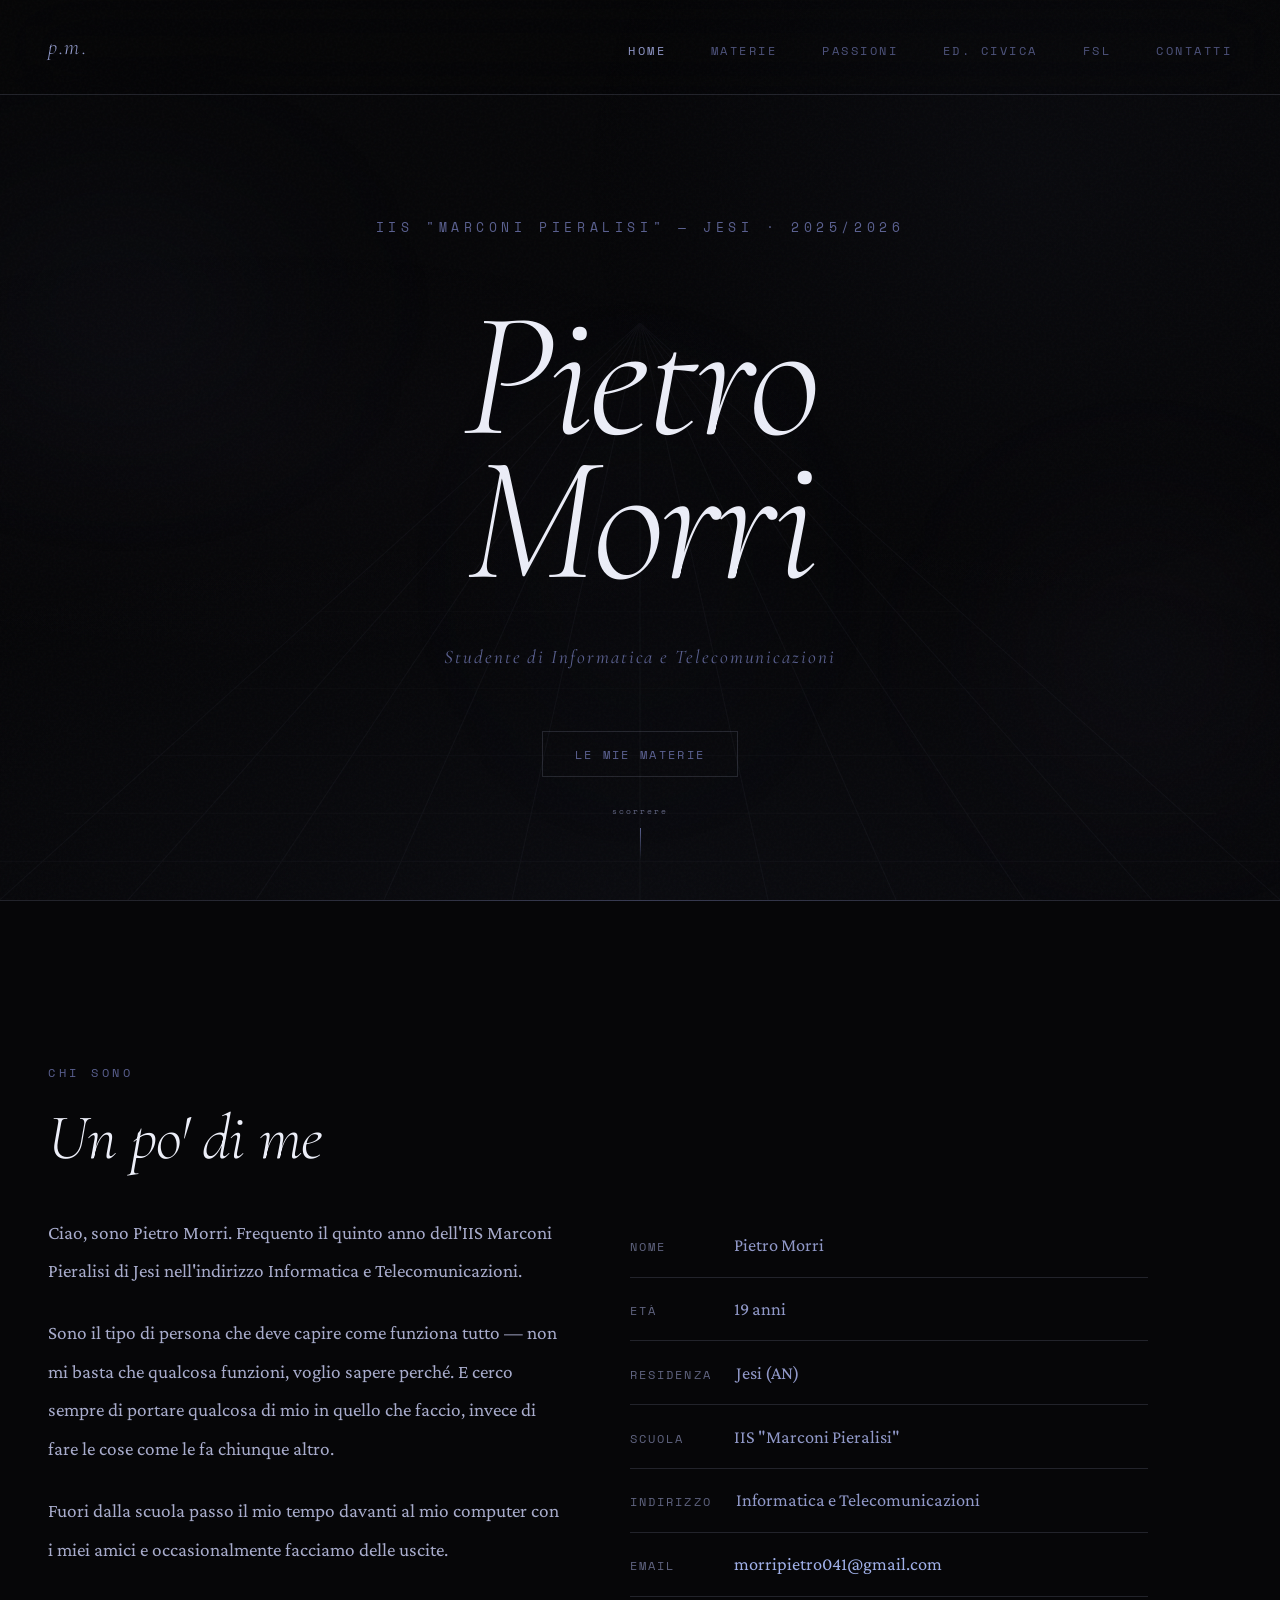
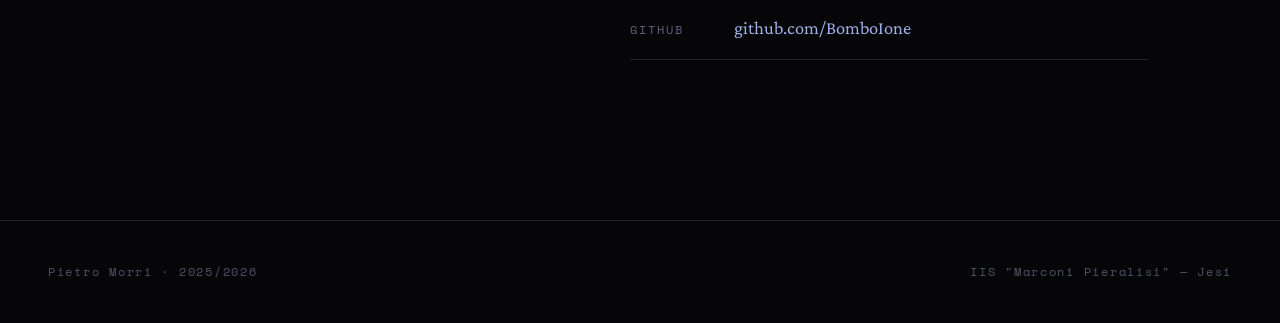
<file: index.html>
<!DOCTYPE html>
<html lang="it">
<head>
  <meta charset="UTF-8">
  <meta name="viewport" content="width=device-width, initial-scale=1.0">
  <title>Pietro Morri</title>
  <link rel="stylesheet" href="style.css">
  <style>

    /* ── HERO ── */
    .hero {
      min-height: calc(100vh - 76px);
      display: flex;
      flex-direction: column;
      justify-content: center;
      align-items: center;
      padding: 6rem 3rem 5rem;
      position: relative;
      overflow: hidden;
      text-align: center;
    }

    .hero-orb {
      position: absolute;
      border-radius: 50%;
      filter: blur(90px);
      pointer-events: none;
      animation: drift 12s ease-in-out infinite;
    }
    .hero-orb-1 {
      width: 500px; height: 300px;
      background: radial-gradient(ellipse, rgba(128,144,208,.07) 0%, transparent 70%);
      top: 10%; left: -10%;
      animation-delay: 0s; animation-duration: 14s;
    }
    .hero-orb-2 {
      width: 400px; height: 400px;
      background: radial-gradient(ellipse, rgba(192,168,240,.05) 0%, transparent 70%);
      bottom: 5%; right: -5%;
      animation-delay: -6s; animation-duration: 18s;
    }
    .hero-orb-3 {
      width: 300px; height: 500px;
      background: radial-gradient(ellipse, rgba(128,144,208,.04) 0%, transparent 70%);
      top: 30%; left: 50%; transform: translateX(-50%);
      animation-delay: -3s; animation-duration: 22s;
    }

    .hero-lines {
      position: absolute; inset: 0;
      pointer-events: none; overflow: hidden;
    }
    .hero-lines svg {
      position: absolute; bottom: 0; left: 50%;
      transform: translateX(-50%);
      width: 100%; height: 70%;
      opacity: .04;
    }

    .hero-eyebrow {
      font-family: var(--font-mono);
      font-size: .82rem;
      color: var(--mist-far);
      letter-spacing: .35em;
      text-transform: uppercase;
      margin-bottom: 3.5rem;
      opacity: 0;
      animation: mistIn 1.2s .1s forwards;
    }

    .hero-title {
      font-family: var(--font-display);
      font-size: clamp(5rem, 14vw, 13rem);
      font-weight: 300;
      font-style: italic;
      line-height: .9;
      color: var(--white);
      margin-bottom: 2.5rem;
      opacity: 0;
      animation: mistIn 1.6s .4s forwards;
      letter-spacing: -.02em;
    }
    .hero-title .ghost {
      display: block;
      margin-top: -.1em;
    }

    .hero-sub {
      font-family: var(--font-display);
      font-size: 1.2rem;
      font-style: italic;
      color: var(--mist-far);
      letter-spacing: .1em;
      margin-bottom: 3.5rem;
      opacity: 0;
      animation: mistIn 1.2s .8s forwards;
    }

    .hero-cta {
      display: flex; gap: 1.2rem; flex-wrap: wrap;
      justify-content: center;
      opacity: 0;
      animation: mistIn 1s 1.2s forwards;
    }

    .hero-scroll {
      position: absolute; bottom: 2.5rem; left: 50%;
      transform: translateX(-50%);
      font-family: var(--font-mono); font-size: .5rem;
      color: var(--text-dim); letter-spacing: .25em;
      opacity: 0; animation: mistIn 1s 1.8s forwards;
      text-align: center;
      display: flex; flex-direction: column; align-items: center; gap: .6rem;
    }
    .hero-scroll::after {
      content: '';
      display: block; width: 1px; height: 32px;
      background: linear-gradient(to bottom, var(--mist-far), transparent);
      animation: drift 2.5s ease-in-out infinite;
    }

    /* ── CHI SONO ── */
    .chi-sono {
      padding: 10rem 3rem;
      border-top: 1px solid var(--border);
      position: relative;
    }
    .chi-sono::before {
      content: '';
      position: absolute; top: -1px; left: 10%; right: 10%; height: 1px;
      background: linear-gradient(90deg, transparent, var(--mist-far), transparent);
      opacity: .4;
    }

    .chi-grid {
      display: grid;
      grid-template-columns: 1fr 1fr;
      gap: 4rem;
      align-items: start;
      max-width: 1100px;
    }

    .chi-text p {
      color: var(--text);
      margin-bottom: 1.5rem;
      font-size: 1.2rem;
      line-height: 2;
    }
    .chi-info { display: flex; flex-direction: column; }

    .section-deco {
      font-family: var(--font-display);
      font-size: 18rem;
      -webkit-text-stroke: 1px rgba(180,185,220,.04);
      line-height: 1; pointer-events: none; user-select: none;
      margin-bottom: -5rem; display: block;
    }

    /* ── PASSIONI TEASER ── */
    .passioni-teaser {
      padding: 10rem 3rem;
      border-top: 1px solid var(--border);
      position: relative;
    }
    .passioni-teaser::before {
      content: '';
      position: absolute; top: -1px; left: 10%; right: 10%; height: 1px;
      background: linear-gradient(90deg, transparent, var(--mist-far), transparent);
      opacity: .4;
    }

    .passioni-pips {
      display: flex; gap: 1rem; flex-wrap: wrap;
      margin: 2.5rem 0 3rem;
    }
    .passione-pip {
      display: flex; align-items: center; gap: .7rem;
      border: 1px solid var(--border);
      padding: .7rem 1.4rem;
      font-family: var(--font-mono); font-size: .82rem;
      color: var(--mist-far); letter-spacing: .12em;
      transition: border-color .6s, color .6s;
    }
    .passione-pip:hover { border-color: var(--mist-far); color: var(--mist-dim); }
    .passione-pip span { font-size: 1.2rem; }

    @media (max-width: 900px) {
      .chi-grid { grid-template-columns: 1fr 1fr; }
    }
    @media (max-width: 768px) {
      .hero { padding: 5rem 1.5rem 4rem; }
      .chi-sono, .passioni-teaser { padding: 6rem 1.5rem; }
      .chi-grid { grid-template-columns: 1fr; gap: 2.5rem; }
      .section-deco { font-size: 8rem; margin-bottom: -2rem; }
      .passioni-pips { gap: .7rem; }
    }
  </style>
</head>
<body>
  <nav>
    <a class="nav-logo" href="index.html">p.m.</a>
    <button class="nav-hamburger" id="hamburger" aria-label="Menu"><span></span><span></span><span></span></button>
    <ul class="nav-links" id="nav-links">
      <li><a href="index.html" class="active">home</a></li>
      <li><a href="materie.html">materie</a></li>
      <li><a href="passioni.html">passioni</a></li>
      <li><a href="edcivica.html">ed. civica</a></li>
      <li><a href="pcto.html">fsl</a></li>
      <li><a href="contatti.html">contatti</a></li>
    </ul>
  </nav>

  <div class="page-content">

    <section class="hero">
      <div class="hero-orb hero-orb-1"></div>
      <div class="hero-orb hero-orb-2"></div>
      <div class="hero-orb hero-orb-3"></div>
      <div class="hero-lines">
        <svg viewBox="0 0 1200 600" preserveAspectRatio="none" fill="none" xmlns="http://www.w3.org/2000/svg">
          <line x1="600" y1="0" x2="0"    y2="600" stroke="#b4b9dc" stroke-width="1"/>
          <line x1="600" y1="0" x2="120"  y2="600" stroke="#b4b9dc" stroke-width="1"/>
          <line x1="600" y1="0" x2="240"  y2="600" stroke="#b4b9dc" stroke-width="1"/>
          <line x1="600" y1="0" x2="360"  y2="600" stroke="#b4b9dc" stroke-width="1"/>
          <line x1="600" y1="0" x2="480"  y2="600" stroke="#b4b9dc" stroke-width="1"/>
          <line x1="600" y1="0" x2="600"  y2="600" stroke="#b4b9dc" stroke-width="1"/>
          <line x1="600" y1="0" x2="720"  y2="600" stroke="#b4b9dc" stroke-width="1"/>
          <line x1="600" y1="0" x2="840"  y2="600" stroke="#b4b9dc" stroke-width="1"/>
          <line x1="600" y1="0" x2="960"  y2="600" stroke="#b4b9dc" stroke-width="1"/>
          <line x1="600" y1="0" x2="1080" y2="600" stroke="#b4b9dc" stroke-width="1"/>
          <line x1="600" y1="0" x2="1200" y2="600" stroke="#b4b9dc" stroke-width="1"/>
          <line x1="0"   y1="560" x2="1200" y2="560" stroke="#b4b9dc" stroke-width=".8"/>
          <line x1="60"  y1="510" x2="1140" y2="510" stroke="#b4b9dc" stroke-width=".7"/>
          <line x1="140" y1="450" x2="1060" y2="450" stroke="#b4b9dc" stroke-width=".6"/>
          <line x1="220" y1="380" x2="980"  y2="380" stroke="#b4b9dc" stroke-width=".5"/>
          <line x1="300" y1="300" x2="900"  y2="300" stroke="#b4b9dc" stroke-width=".45"/>
          <line x1="370" y1="210" x2="830"  y2="210" stroke="#b4b9dc" stroke-width=".35"/>
          <line x1="430" y1="130" x2="770"  y2="130" stroke="#b4b9dc" stroke-width=".25"/>
          <line x1="480" y1="60"  x2="720"  y2="60"  stroke="#b4b9dc" stroke-width=".15"/>
          <line x1="520" y1="20"  x2="680"  y2="20"  stroke="#b4b9dc" stroke-width=".1"/>
        </svg>
      </div>

      <p class="hero-eyebrow">IIS "Marconi Pieralisi" &mdash; Jesi &middot; 2025/2026</p>
      <h1 class="hero-title">
        Pietro
        <span class="ghost">Morri</span>
      </h1>
      <p class="hero-sub">Studente di Informatica e Telecomunicazioni</p>
      <div class="hero-cta">
        <a href="materie.html" class="btn btn-outline">Le mie materie</a>
      </div>
      <div class="hero-scroll">scorrere</div>
    </section>

    <section class="chi-sono" id="chi-sono">
      <div class="section-label">Chi sono</div>
      <h2 class="section-title">Un po' di me</h2>
      <div class="chi-grid">
        <div class="chi-text">
          <p>Ciao, sono Pietro Morri. Frequento il quinto anno dell'IIS Marconi Pieralisi di Jesi nell'indirizzo Informatica e Telecomunicazioni.</p>
          <p>Sono il tipo di persona che deve capire come funziona tutto — non mi basta che qualcosa funzioni, voglio sapere perché. E cerco sempre di portare qualcosa di mio in quello che faccio, invece di fare le cose come le fa chiunque altro.</p>
          <p>Fuori dalla scuola passo il mio tempo davanti al mio computer con i miei amici e occasionalmente facciamo delle uscite.</p>
        </div>
        <div class="chi-info">
          <div class="info-row"><span class="info-key">Nome</span><span class="info-val">Pietro Morri</span></div>
          <div class="info-row"><span class="info-key">Età</span><span class="info-val">19 anni</span></div>
          <div class="info-row"><span class="info-key">Residenza</span><span class="info-val">Jesi (AN)</span></div>
          <div class="info-row"><span class="info-key">Scuola</span><span class="info-val">IIS "Marconi Pieralisi"</span></div>
          <div class="info-row"><span class="info-key">Indirizzo</span><span class="info-val">Informatica e Telecomunicazioni</span></div>
          <div class="info-row"><span class="info-key">Email</span><span class="info-val"><a href="mailto:morripietro041@gmail.com">morripietro041@gmail.com</a></span></div>
          <div class="info-row"><span class="info-key">GitHub</span><span class="info-val"><a href="https://github.com/BomboIone" target="_blank">github.com/BomboIone</a></span></div>
        </div>
      </div>
    </section>

    <footer>
      <span>Pietro Morri · 2025/2026</span>
      <span>IIS "Marconi Pieralisi" — Jesi</span>
    </footer>
  </div>

  <script>
    const btn = document.getElementById("hamburger");
    const menu = document.getElementById("nav-links");
    btn.addEventListener("click", () => { btn.classList.toggle("open"); menu.classList.toggle("open"); });
    menu.querySelectorAll("a").forEach(a => a.addEventListener("click", () => { btn.classList.remove("open"); menu.classList.remove("open"); }));
  </script>
</body>
</html>
</file>
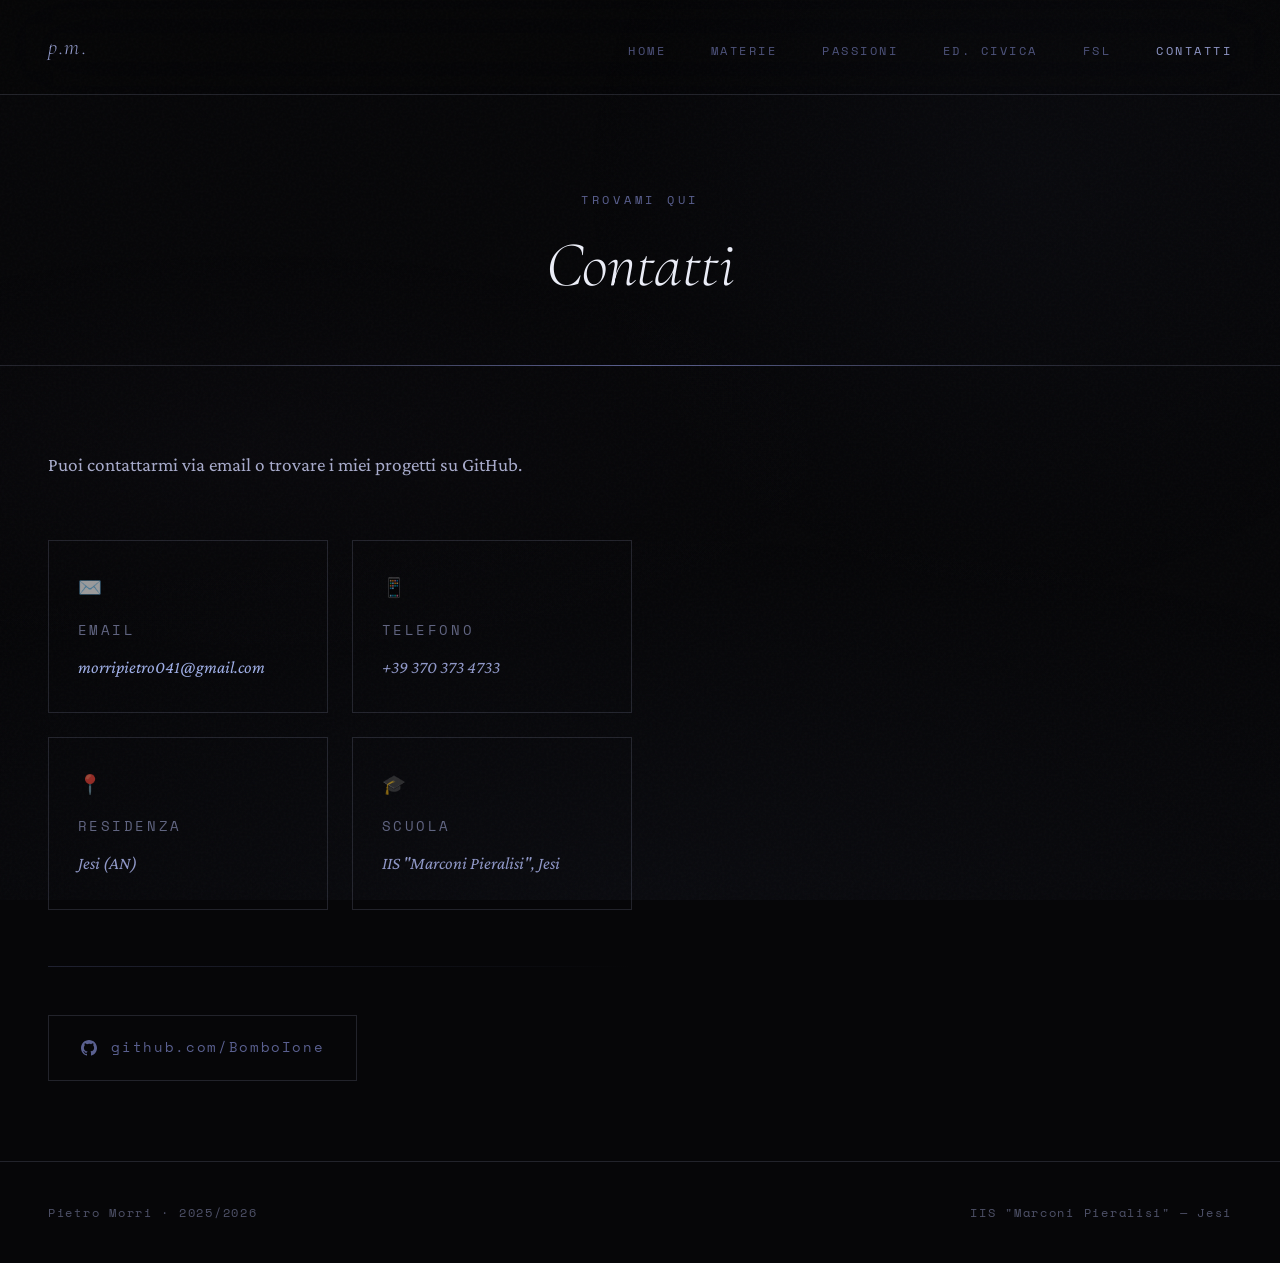
<file: contatti.html>
<!DOCTYPE html>
<html lang="it">
<head>
  <meta charset="UTF-8">
  <meta name="viewport" content="width=device-width, initial-scale=1.0">
  <title>Pietro Morri — Contatti</title>
  <link rel="stylesheet" href="style.css">
  <style>
    .page-header {
      padding: 7rem 3rem 4rem;
      border-bottom: 1px solid var(--border);
      position: relative; text-align: center;
    }
    .page-header::after {
      content: '';
      position: absolute; bottom: -1px; left: 15%; right: 15%; height: 1px;
      background: linear-gradient(90deg, transparent, var(--mist-far), transparent);
    }

    .page-inner { padding: 5rem 3rem; max-width: 680px; }
    .page-inner > p { color: var(--text); font-size: 1.2rem; margin-bottom: 3.5rem; line-height: 2; }

    .contatti-grid { display: grid; grid-template-columns: 1fr 1fr; gap: 1.5rem; margin-bottom: 3.5rem; }
    .contatto-card {
      border: 1px solid var(--border);
      padding: 1.8rem;
      display: flex; flex-direction: column; gap: .5rem;
      transition: border-color .6s, background .6s;
      position: relative; overflow: hidden;
    }
    .contatto-card::before {
      content: '';
      position: absolute; inset: 0;
      background: radial-gradient(ellipse 100% 100% at 50% 0%, rgba(128,144,208,.04) 0%, transparent 70%);
      opacity: 0; transition: opacity .6s;
    }
    .contatto-card:hover { border-color: var(--mist-far); }
    .contatto-card:hover::before { opacity: 1; }
    .contatto-icon { font-size: 1.2rem; margin-bottom: .2rem; opacity: .6; }
    .contatto-key { font-family: var(--font-mono); font-size: .88rem; color: var(--text-dim); letter-spacing: .18em; text-transform: uppercase; }
    .contatto-val { color: var(--mist-dim); font-size: 1.1rem; font-style: italic; }
    .contatto-val a { color: var(--glow); text-decoration: none; transition: color .4s; }
    .contatto-val a:hover { color: var(--mist); }

    .divider {
      width: 100%; height: 1px;
      background: linear-gradient(90deg, var(--mist-far), transparent);
      margin-bottom: 3rem; opacity: .3;
    }

    .github-cta {
      display: inline-flex; align-items: center; gap: .9rem;
      border: 1px solid var(--border);
      padding: 1.2rem 2rem; color: var(--mist-far);
      text-decoration: none; font-family: var(--font-mono); font-size: .86rem;
      letter-spacing: .12em; transition: border-color .6s, color .6s;
    }
    .github-cta:hover { border-color: var(--mist-far); color: var(--mist-dim); }
    .github-cta svg { width: 16px; height: 16px; fill: currentColor; flex-shrink: 0; }

    @media (max-width: 768px) {
      .page-header, .page-inner { padding-left: 1.5rem; padding-right: 1.5rem; }
      .contatti-grid { grid-template-columns: 1fr; }
    }
  </style>
</head>
<body>
  <nav>
    <a class="nav-logo" href="index.html">p.m.</a>
    <button class="nav-hamburger" id="hamburger" aria-label="Menu"><span></span><span></span><span></span></button>
    <ul class="nav-links" id="nav-links">
      <li><a href="index.html">home</a></li>
      <li><a href="materie.html">materie</a></li>
      <li><a href="passioni.html">passioni</a></li>
      <li><a href="edcivica.html">ed. civica</a></li>
      <li><a href="pcto.html">fsl</a></li>
      <li><a href="contatti.html" class="active">contatti</a></li>
    </ul>
  </nav>

  <div class="page-content">
    <div class="page-header">
      <div class="section-label">Trovami qui</div>
      <h1 class="section-title" style="margin-bottom:0">Contatti</h1>
    </div>

    <div class="page-inner">
      <p>Puoi contattarmi via email o trovare i miei progetti su GitHub.</p>

      <div class="contatti-grid">
        <div class="contatto-card">
          <div class="contatto-icon">✉️</div>
          <span class="contatto-key">Email</span>
          <span class="contatto-val"><a href="mailto:morripietro041@gmail.com">morripietro041@gmail.com</a></span>
        </div>
        <div class="contatto-card">
          <div class="contatto-icon">📱</div>
          <span class="contatto-key">Telefono</span>
          <span class="contatto-val">+39 370 373 4733</span>
        </div>
        <div class="contatto-card">
          <div class="contatto-icon">📍</div>
          <span class="contatto-key">Residenza</span>
          <span class="contatto-val">Jesi (AN)</span>
        </div>
        <div class="contatto-card">
          <div class="contatto-icon">🎓</div>
          <span class="contatto-key">Scuola</span>
          <span class="contatto-val">IIS "Marconi Pieralisi", Jesi</span>
        </div>
      </div>

      <div class="divider"></div>

      <a href="https://github.com/BomboIone" target="_blank" class="github-cta">
        <svg viewBox="0 0 24 24" xmlns="http://www.w3.org/2000/svg"><path d="M12 0C5.373 0 0 5.373 0 12c0 5.303 3.438 9.8 8.205 11.387.6.113.82-.258.82-.577 0-.285-.01-1.04-.015-2.04-3.338.724-4.042-1.61-4.042-1.61-.546-1.387-1.333-1.756-1.333-1.756-1.089-.745.083-.729.083-.729 1.205.084 1.839 1.237 1.839 1.237 1.07 1.834 2.807 1.304 3.492.997.107-.775.418-1.305.762-1.604-2.665-.305-5.467-1.334-5.467-5.931 0-1.311.469-2.381 1.236-3.221-.124-.303-.535-1.524.117-3.176 0 0 1.008-.322 3.301 1.23A11.509 11.509 0 0 1 12 5.803c1.02.005 2.047.138 3.006.404 2.291-1.552 3.297-1.23 3.297-1.23.653 1.653.242 2.874.118 3.176.77.84 1.235 1.911 1.235 3.221 0 4.609-2.807 5.624-5.479 5.921.43.372.823 1.102.823 2.222 0 1.606-.015 2.898-.015 3.293 0 .319.216.694.825.576C20.565 21.796 24 17.3 24 12c0-6.627-5.373-12-12-12z"/></svg>
        github.com/BomboIone
      </a>
    </div>

    <footer>
      <span>Pietro Morri · 2025/2026</span>
      <span>IIS "Marconi Pieralisi" — Jesi</span>
    </footer>
  </div>
  <script>
    const btn = document.getElementById("hamburger");
    const menu = document.getElementById("nav-links");
    btn.addEventListener("click", () => { btn.classList.toggle("open"); menu.classList.toggle("open"); });
    menu.querySelectorAll("a").forEach(a => a.addEventListener("click", () => { btn.classList.remove("open"); menu.classList.remove("open"); }));
  </script>
</body>
</html>
</file>
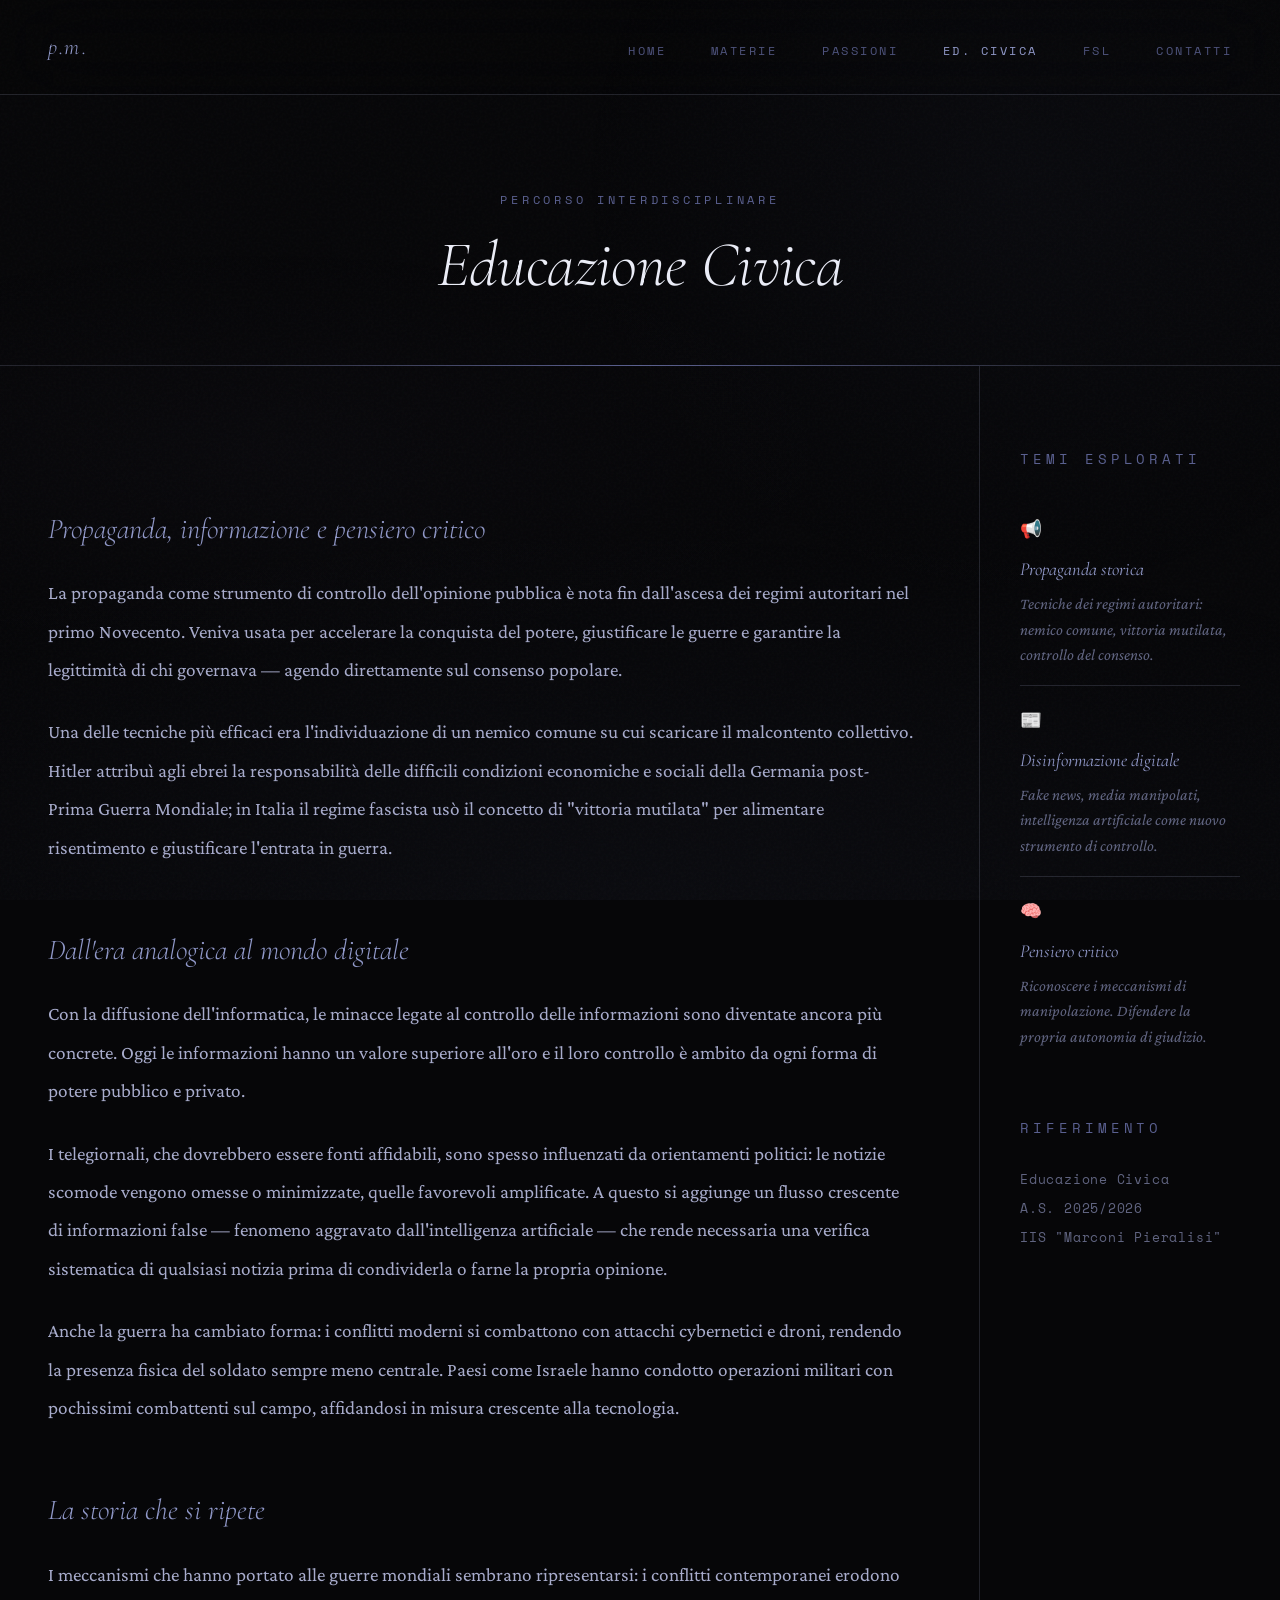
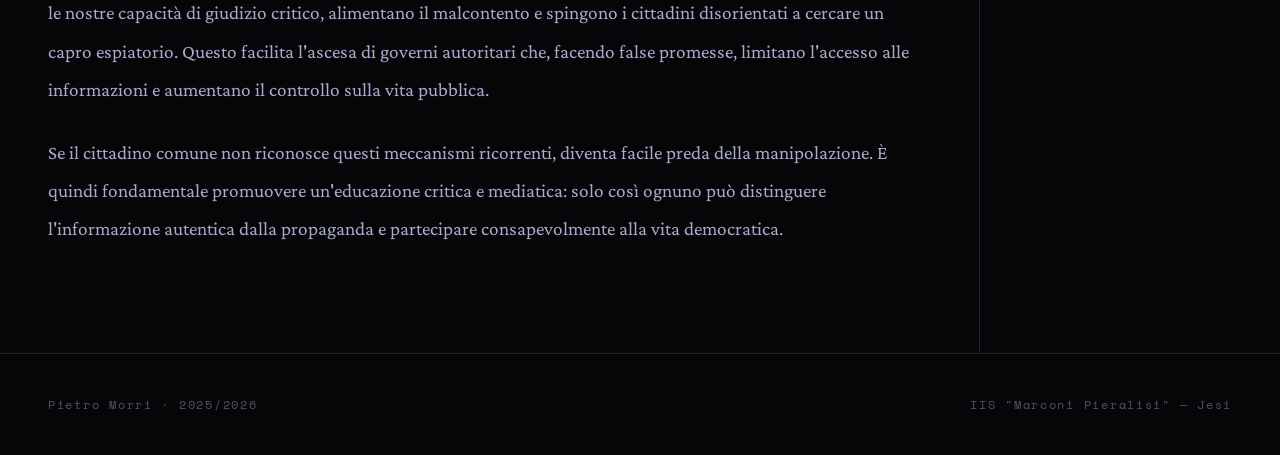
<file: edcivica.html>
<!DOCTYPE html>
<html lang="it">
<head>
  <meta charset="UTF-8">
  <meta name="viewport" content="width=device-width, initial-scale=1.0">
  <title>Pietro Morri — Educazione Civica</title>
  <link rel="stylesheet" href="style.css">
  <style>
    .page-header {
      padding: 7rem 3rem 4rem;
      border-bottom: 1px solid var(--border);
      position: relative; text-align: center;
    }
    .page-header::after {
      content: '';
      position: absolute; bottom: -1px; left: 15%; right: 15%; height: 1px;
      background: linear-gradient(90deg, transparent, var(--mist-far), transparent);
    }

    .page-body {
      display: grid;
      grid-template-columns: 1fr 300px;
    }

    .page-main {
      padding: 5rem 4rem 5rem 3rem;
      border-right: 1px solid var(--border);
    }
    .page-main p {
      color: var(--text); font-size: 1.2rem;
      margin-bottom: 1.5rem; line-height: 2;
    }
    .page-main h3 {
      font-family: var(--font-display);
      font-size: 1.8rem; font-weight: 300; font-style: italic;
      color: var(--mist-dim); margin: 3.5rem 0 1.2rem;
    }

    .page-sidebar { padding: 5rem 2.5rem; }

    .sidebar-section { margin-bottom: 3rem; }
    .sidebar-label {
      font-family: var(--font-mono); font-size: .88rem;
      color: var(--mist-far); letter-spacing: .28em;
      text-transform: uppercase; margin-bottom: 1.5rem;
    }

    .tema-item {
      padding: 1.1rem 0;
      border-bottom: 1px solid var(--border);
      transition: opacity .4s;
    }
    .tema-item:last-child { border-bottom: none; }
    .tema-item:hover { opacity: .8; }
    .tema-item-icon { font-size: 1.1rem; margin-bottom: .4rem; }
    .tema-item-title {
      font-family: var(--font-display);
      font-size: 1.15rem; font-style: italic; font-weight: 400;
      color: var(--mist-dim); margin-bottom: .3rem;
    }
    .tema-item-desc {
      font-size: 1rem; color: var(--text-dim);
      line-height: 1.6; font-style: italic;
    }

    .sidebar-meta {
      font-family: var(--font-mono); font-size: .82rem;
      color: var(--text-dim); line-height: 2.2;
      letter-spacing: .06em;
    }

    @media (max-width: 900px) {
      .page-body { grid-template-columns: 1fr; }
      .page-main { border-right: none; border-bottom: 1px solid var(--border); padding-right: 3rem; }
    }
    @media (max-width: 768px) {
      .page-header, .page-main, .page-sidebar { padding-left: 1.5rem; padding-right: 1.5rem; }
    }
  </style>
</head>
<body>
  <nav>
    <a class="nav-logo" href="index.html">p.m.</a>
    <button class="nav-hamburger" id="hamburger" aria-label="Menu"><span></span><span></span><span></span></button>
    <ul class="nav-links" id="nav-links">
      <li><a href="index.html">home</a></li>
      <li><a href="materie.html">materie</a></li>
      <li><a href="passioni.html">passioni</a></li>
      <li><a href="edcivica.html" class="active">ed. civica</a></li>
      <li><a href="pcto.html">fsl</a></li>
      <li><a href="contatti.html">contatti</a></li>
    </ul>
  </nav>

  <div class="page-content">
    <div class="page-header">
      <div class="section-label">Percorso interdisciplinare</div>
      <h1 class="section-title" style="margin-bottom:0">Educazione Civica</h1>
    </div>

    <div class="page-body">
      <div class="page-main">
        <h3>Propaganda, informazione e pensiero critico</h3>
        <p>La propaganda come strumento di controllo dell'opinione pubblica è nota fin dall'ascesa dei regimi autoritari nel primo Novecento. Veniva usata per accelerare la conquista del potere, giustificare le guerre e garantire la legittimità di chi governava — agendo direttamente sul consenso popolare.</p>
        <p>Una delle tecniche più efficaci era l'individuazione di un nemico comune su cui scaricare il malcontento collettivo. Hitler attribuì agli ebrei la responsabilità delle difficili condizioni economiche e sociali della Germania post-Prima Guerra Mondiale; in Italia il regime fascista usò il concetto di "vittoria mutilata" per alimentare risentimento e giustificare l'entrata in guerra.</p>

        <h3>Dall'era analogica al mondo digitale</h3>
        <p>Con la diffusione dell'informatica, le minacce legate al controllo delle informazioni sono diventate ancora più concrete. Oggi le informazioni hanno un valore superiore all'oro e il loro controllo è ambito da ogni forma di potere pubblico e privato.</p>
        <p>I telegiornali, che dovrebbero essere fonti affidabili, sono spesso influenzati da orientamenti politici: le notizie scomode vengono omesse o minimizzate, quelle favorevoli amplificate. A questo si aggiunge un flusso crescente di informazioni false — fenomeno aggravato dall'intelligenza artificiale — che rende necessaria una verifica sistematica di qualsiasi notizia prima di condividerla o farne la propria opinione.</p>
        <p>Anche la guerra ha cambiato forma: i conflitti moderni si combattono con attacchi cybernetici e droni, rendendo la presenza fisica del soldato sempre meno centrale. Paesi come Israele hanno condotto operazioni militari con pochissimi combattenti sul campo, affidandosi in misura crescente alla tecnologia.</p>

        <h3>La storia che si ripete</h3>
        <p>I meccanismi che hanno portato alle guerre mondiali sembrano ripresentarsi: i conflitti contemporanei erodono le nostre capacità di giudizio critico, alimentano il malcontento e spingono i cittadini disorientati a cercare un capro espiatorio. Questo facilita l'ascesa di governi autoritari che, facendo false promesse, limitano l'accesso alle informazioni e aumentano il controllo sulla vita pubblica.</p>
        <p>Se il cittadino comune non riconosce questi meccanismi ricorrenti, diventa facile preda della manipolazione. È quindi fondamentale promuovere un'educazione critica e mediatica: solo così ognuno può distinguere l'informazione autentica dalla propaganda e partecipare consapevolmente alla vita democratica.</p>
      </div>

      <div class="page-sidebar">
        <div class="sidebar-section">
          <div class="sidebar-label">Temi esplorati</div>
          <div class="tema-item">
            <div class="tema-item-icon">📢</div>
            <div class="tema-item-title">Propaganda storica</div>
            <p class="tema-item-desc">Tecniche dei regimi autoritari: nemico comune, vittoria mutilata, controllo del consenso.</p>
          </div>
          <div class="tema-item">
            <div class="tema-item-icon">📰</div>
            <div class="tema-item-title">Disinformazione digitale</div>
            <p class="tema-item-desc">Fake news, media manipolati, intelligenza artificiale come nuovo strumento di controllo.</p>
          </div>
          <div class="tema-item">
            <div class="tema-item-icon">🧠</div>
            <div class="tema-item-title">Pensiero critico</div>
            <p class="tema-item-desc">Riconoscere i meccanismi di manipolazione. Difendere la propria autonomia di giudizio.</p>
          </div>
        </div>
        <div class="sidebar-section">
          <div class="sidebar-label">Riferimento</div>
          <div class="sidebar-meta">
            Educazione Civica<br>
            A.S. 2025/2026<br>
            IIS "Marconi Pieralisi"
          </div>
        </div>
      </div>
    </div>

    <footer>
      <span>Pietro Morri · 2025/2026</span>
      <span>IIS "Marconi Pieralisi" — Jesi</span>
    </footer>
  </div>
  <script>
    const btn = document.getElementById("hamburger");
    const menu = document.getElementById("nav-links");
    btn.addEventListener("click", () => { btn.classList.toggle("open"); menu.classList.toggle("open"); });
    menu.querySelectorAll("a").forEach(a => a.addEventListener("click", () => { btn.classList.remove("open"); menu.classList.remove("open"); }));
  </script>
</body>
</html>
</file>
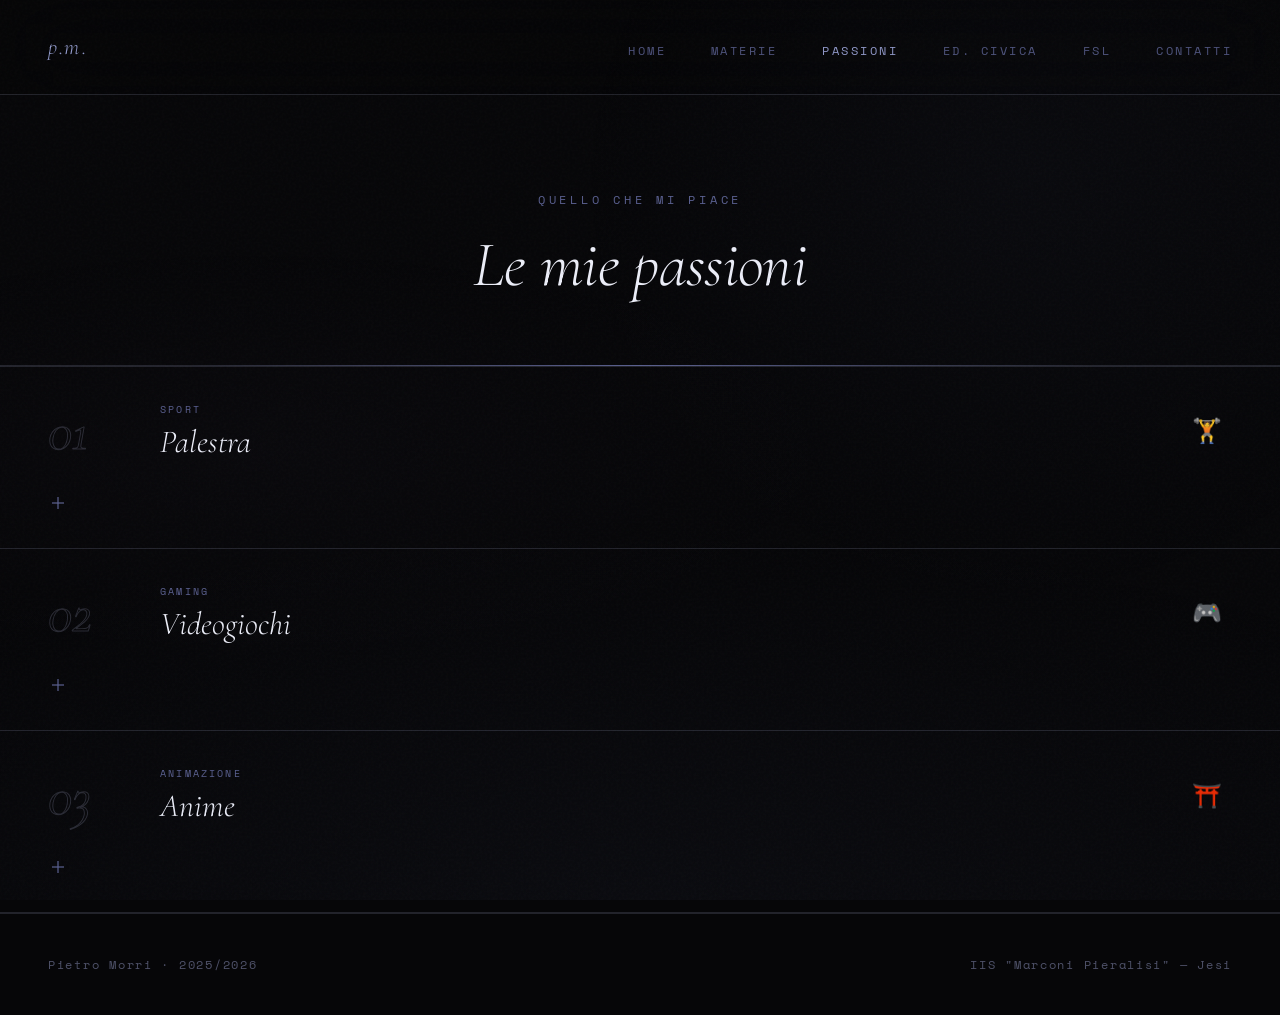
<file: passioni.html>
<!DOCTYPE html>
<html lang="it">
<head>
  <meta charset="UTF-8">
  <meta name="viewport" content="width=device-width, initial-scale=1.0">
  <title>Pietro Morri — Passioni</title>
  <link rel="stylesheet" href="style.css">
  <style>
    .page-header {
      padding: 7rem 3rem 4rem;
      border-bottom: 1px solid var(--border);
      position: relative; text-align: center;
    }
    .page-header::after {
      content: '';
      position: absolute; bottom: -1px; left: 15%; right: 15%; height: 1px;
      background: linear-gradient(90deg, transparent, var(--mist-far), transparent);
    }

    /* ── ACCORDION ── */
    .accordion {
      border-top: 1px solid var(--border);
    }

    .acc-item {
      border-bottom: 1px solid var(--border);
      overflow: hidden;
    }

    .acc-trigger {
      width: 100%;
      display: grid;
      grid-template-columns: 80px 1fr 40px;
      align-items: center;
      gap: 2rem;
      padding: 2.2rem 3rem;
      background: transparent;
      border: none;
      cursor: pointer;
      text-align: left;
      transition: background .4s;
    }
    .acc-trigger:hover { background: rgba(180,185,220,.02); }
    .acc-item.open .acc-trigger { background: rgba(180,185,220,.03); }

    .acc-num {
      font-family: var(--font-display);
      font-size: 3.5rem; font-weight: 300; font-style: italic;
      color: transparent;
      -webkit-text-stroke: 1px rgba(180,185,220,.2);
      line-height: 1;
      transition: -webkit-text-stroke-color .4s;
    }
    .acc-item.open .acc-num,
    .acc-trigger:hover .acc-num {
      -webkit-text-stroke-color: rgba(180,185,220,.5);
    }

    .acc-title-wrap { display: flex; flex-direction: column; gap: .3rem; }
    .acc-label {
      font-family: var(--font-mono);
      font-size: .62rem; color: var(--mist-far);
      letter-spacing: .22em; text-transform: uppercase;
    }
    .acc-name {
      font-family: var(--font-display);
      font-size: 2rem; font-weight: 300; font-style: italic;
      color: var(--white);
    }
    .acc-icon { font-size: 1.5rem; }

    .acc-arrow {
      width: 20px; height: 20px;
      display: flex; align-items: center; justify-content: center;
      color: var(--mist-far);
      transition: transform .5s cubic-bezier(.4,0,.2,1), color .3s;
      flex-shrink: 0;
    }
    .acc-arrow svg { width: 16px; height: 16px; }
    .acc-item.open .acc-arrow { transform: rotate(45deg); color: var(--mist-dim); }

    /* Panel */
    .acc-panel {
      display: grid;
      grid-template-rows: 0fr;
      transition: grid-template-rows .55s cubic-bezier(.4,0,.2,1);
    }
    .acc-item.open .acc-panel {
      grid-template-rows: 1fr;
    }
    .acc-panel-inner {
      overflow: hidden;
    }
    .acc-panel-content {
      display: grid;
      grid-template-columns: 1fr 1fr;
      gap: 0;
      border-top: 1px solid var(--border);
    }

    .acc-desc {
      padding: 3.5rem 3.5rem 4rem;
      border-right: 1px solid var(--border);
    }
    .acc-desc p {
      font-size: 1.25rem;
      color: var(--text);
      line-height: 2.1;
      margin-bottom: 2rem;
    }
    .acc-tags { display: flex; flex-wrap: wrap; gap: .4rem; }
    .acc-tag {
      background: transparent;
      border: 1px solid var(--border);
      color: var(--mist-far);
      font-family: var(--font-mono);
      font-size: .6rem; padding: .22rem .65rem;
      letter-spacing: .08em;
    }

    .acc-img {
      position: relative; overflow: hidden;
      min-height: 320px;
    }
    .acc-img img {
      width: 100%; height: 100%;
      object-fit: cover;
      object-position: center;
      display: block;
      filter: brightness(.75) saturate(.7);
      transition: filter .8s, transform .8s;
    }
    .acc-item.open .acc-img img {
      filter: brightness(.85) saturate(.85);
    }
    .acc-img:hover img {
      filter: brightness(.9) saturate(1);
      transform: scale(1.02);
    }

    /* no image placeholder */
    .acc-img-empty {
      display: flex; align-items: center; justify-content: center;
      min-height: 320px;
      background: var(--surface);
    }
    .acc-img-empty span {
      font-size: 5rem; opacity: .3;
    }

    @media (max-width: 768px) {
      .page-header { padding-left: 1.5rem; padding-right: 1.5rem; }
      .acc-trigger { padding: 1.5rem; grid-template-columns: 50px 1fr 32px; gap: 1rem; }
      .acc-num { font-size: 2rem; }
      .acc-name { font-size: 1.4rem; }
      .acc-panel-content { grid-template-columns: 1fr; }
      .acc-desc { border-right: none; border-bottom: 1px solid var(--border); padding: 2rem 1.5rem; }
      .acc-img { min-height: 220px; }
    }
  </style>
</head>
<body>
  <nav>
    <a class="nav-logo" href="index.html">p.m.</a>
    <button class="nav-hamburger" id="hamburger" aria-label="Menu"><span></span><span></span><span></span></button>
    <ul class="nav-links" id="nav-links">
      <li><a href="index.html">home</a></li>
      <li><a href="materie.html">materie</a></li>
      <li><a href="passioni.html" class="active">passioni</a></li>
      <li><a href="edcivica.html">ed. civica</a></li>
      <li><a href="pcto.html">fsl</a></li>
      <li><a href="contatti.html">contatti</a></li>
    </ul>
  </nav>

  <div class="page-content">
    <div class="page-header">
      <div class="section-label">Quello che mi piace</div>
      <h1 class="section-title" style="margin-bottom:0">Le mie passioni</h1>
    </div>

    <div class="accordion">

      <!-- PALESTRA -->
      <div class="acc-item" id="acc-1">
        <button class="acc-trigger" onclick="toggle('acc-1')">
          <div class="acc-num">01</div>
          <div class="acc-title-wrap">
            <span class="acc-label">Sport</span>
            <span class="acc-name">Palestra</span>
          </div>
          <div class="acc-icon">🏋️</div>
          <div class="acc-arrow">
            <svg viewBox="0 0 16 16" fill="none" xmlns="http://www.w3.org/2000/svg">
              <line x1="8" y1="2" x2="8" y2="14" stroke="currentColor" stroke-width="1.2"/>
              <line x1="2" y1="8" x2="14" y2="8" stroke="currentColor" stroke-width="1.2"/>
            </svg>
          </div>
        </button>
        <div class="acc-panel">
          <div class="acc-panel-inner">
            <div class="acc-panel-content">
              <div class="acc-desc">
                <p>Ho iniziato ad allenarmi quasi due anni fa e da allora è diventata una parte fissa della mia routine. Per me la palestra non è solo un posto dove allenarsi fisicamente — è il luogo dove riesco a dare il massimo e allo stesso tempo a staccare la testa da tutto il resto. Mi impegno al 100% ogni volta che entro, e quando esco mi sento sempre meglio di prima.</p>
                <div class="acc-tags">
                  <span class="acc-tag">Quasi 2 anni</span>
                  <span class="acc-tag">Routine</span>
                  <span class="acc-tag">Disciplina</span>
                </div>
              </div>
              <div class="acc-img-empty">
                <span></span>
              </div>
            </div>
          </div>
        </div>
      </div>

      <!-- VIDEOGIOCHI -->
      <div class="acc-item" id="acc-2">
        <button class="acc-trigger" onclick="toggle('acc-2')">
          <div class="acc-num">02</div>
          <div class="acc-title-wrap">
            <span class="acc-label">Gaming</span>
            <span class="acc-name">Videogiochi</span>
          </div>
          <div class="acc-icon">🎮</div>
          <div class="acc-arrow">
            <svg viewBox="0 0 16 16" fill="none" xmlns="http://www.w3.org/2000/svg">
              <line x1="8" y1="2" x2="8" y2="14" stroke="currentColor" stroke-width="1.2"/>
              <line x1="2" y1="8" x2="14" y2="8" stroke="currentColor" stroke-width="1.2"/>
            </svg>
          </div>
        </button>
        <div class="acc-panel">
          <div class="acc-panel-inner">
            <div class="acc-panel-content">
              <div class="acc-desc">
                <p>Il mio genere preferito sono gli FPS — c'è qualcosa nell'adrenalina e nella precisione richiesta che mi ha sempre attirato. Il mio gioco preferito è Apex Legends, che ormai gioco da anni. Ma più che il gioco in sé, è la compagnia che lo rende speciale: gioco sempre con i miei amici e quella dimensione social è quello che tiene viva la passione nel tempo.</p>
                <div class="acc-tags">
                  <span class="acc-tag">FPS</span>
                  <span class="acc-tag">Apex Legends</span>
                  <span class="acc-tag">Con gli amici</span>
                </div>
              </div>
              <div class="acc-img">
                <img src="apex.avif" alt="Apex Legends">
              </div>
            </div>
          </div>
        </div>
      </div>

      <!-- ANIME -->
      <div class="acc-item" id="acc-3">
        <button class="acc-trigger" onclick="toggle('acc-3')">
          <div class="acc-num">03</div>
          <div class="acc-title-wrap">
            <span class="acc-label">Animazione</span>
            <span class="acc-name">Anime</span>
          </div>
          <div class="acc-icon">⛩️</div>
          <div class="acc-arrow">
            <svg viewBox="0 0 16 16" fill="none" xmlns="http://www.w3.org/2000/svg">
              <line x1="8" y1="2" x2="8" y2="14" stroke="currentColor" stroke-width="1.2"/>
              <line x1="2" y1="8" x2="14" y2="8" stroke="currentColor" stroke-width="1.2"/>
            </svg>
          </div>
        </button>
        <div class="acc-panel">
          <div class="acc-panel-inner">
            <div class="acc-panel-content">
              <div class="acc-desc">
                <p>La mia serie preferita è Berserk. Quello che mi ha conquistato non è solo la trama, ma la profondità emotiva che riesce a trasmettere — i personaggi sono costruiti in modo che ti entrano dentro davvero. E poi i disegni sono semplicemente magnifici: ogni tavola è curata al dettaglio e riesce a farti immergere completamente nella storia, come se la stessi vivendo.</p>
                <div class="acc-tags">
                  <span class="acc-tag">Berserk</span>
                  <span class="acc-tag">Profondità emotiva</span>
                  <span class="acc-tag">Arte</span>
                </div>
              </div>
              <div class="acc-img">
                <img src="berserk.png" alt="Berserk">
              </div>
            </div>
          </div>
        </div>
      </div>

    </div>

    <footer>
      <span>Pietro Morri · 2025/2026</span>
      <span>IIS "Marconi Pieralisi" — Jesi</span>
    </footer>
  </div>

  <script>
    const btn = document.getElementById("hamburger");
    const menu = document.getElementById("nav-links");
    btn.addEventListener("click", () => { btn.classList.toggle("open"); menu.classList.toggle("open"); });
    menu.querySelectorAll("a").forEach(a => a.addEventListener("click", () => { btn.classList.remove("open"); menu.classList.remove("open"); }));

    function toggle(id) {
      const item = document.getElementById(id);
      const isOpen = item.classList.contains('open');
      // close all
      document.querySelectorAll('.acc-item').forEach(i => i.classList.remove('open'));
      // open clicked if it was closed
      if (!isOpen) item.classList.add('open');
    }
  </script>
</body>
</html>
</file>
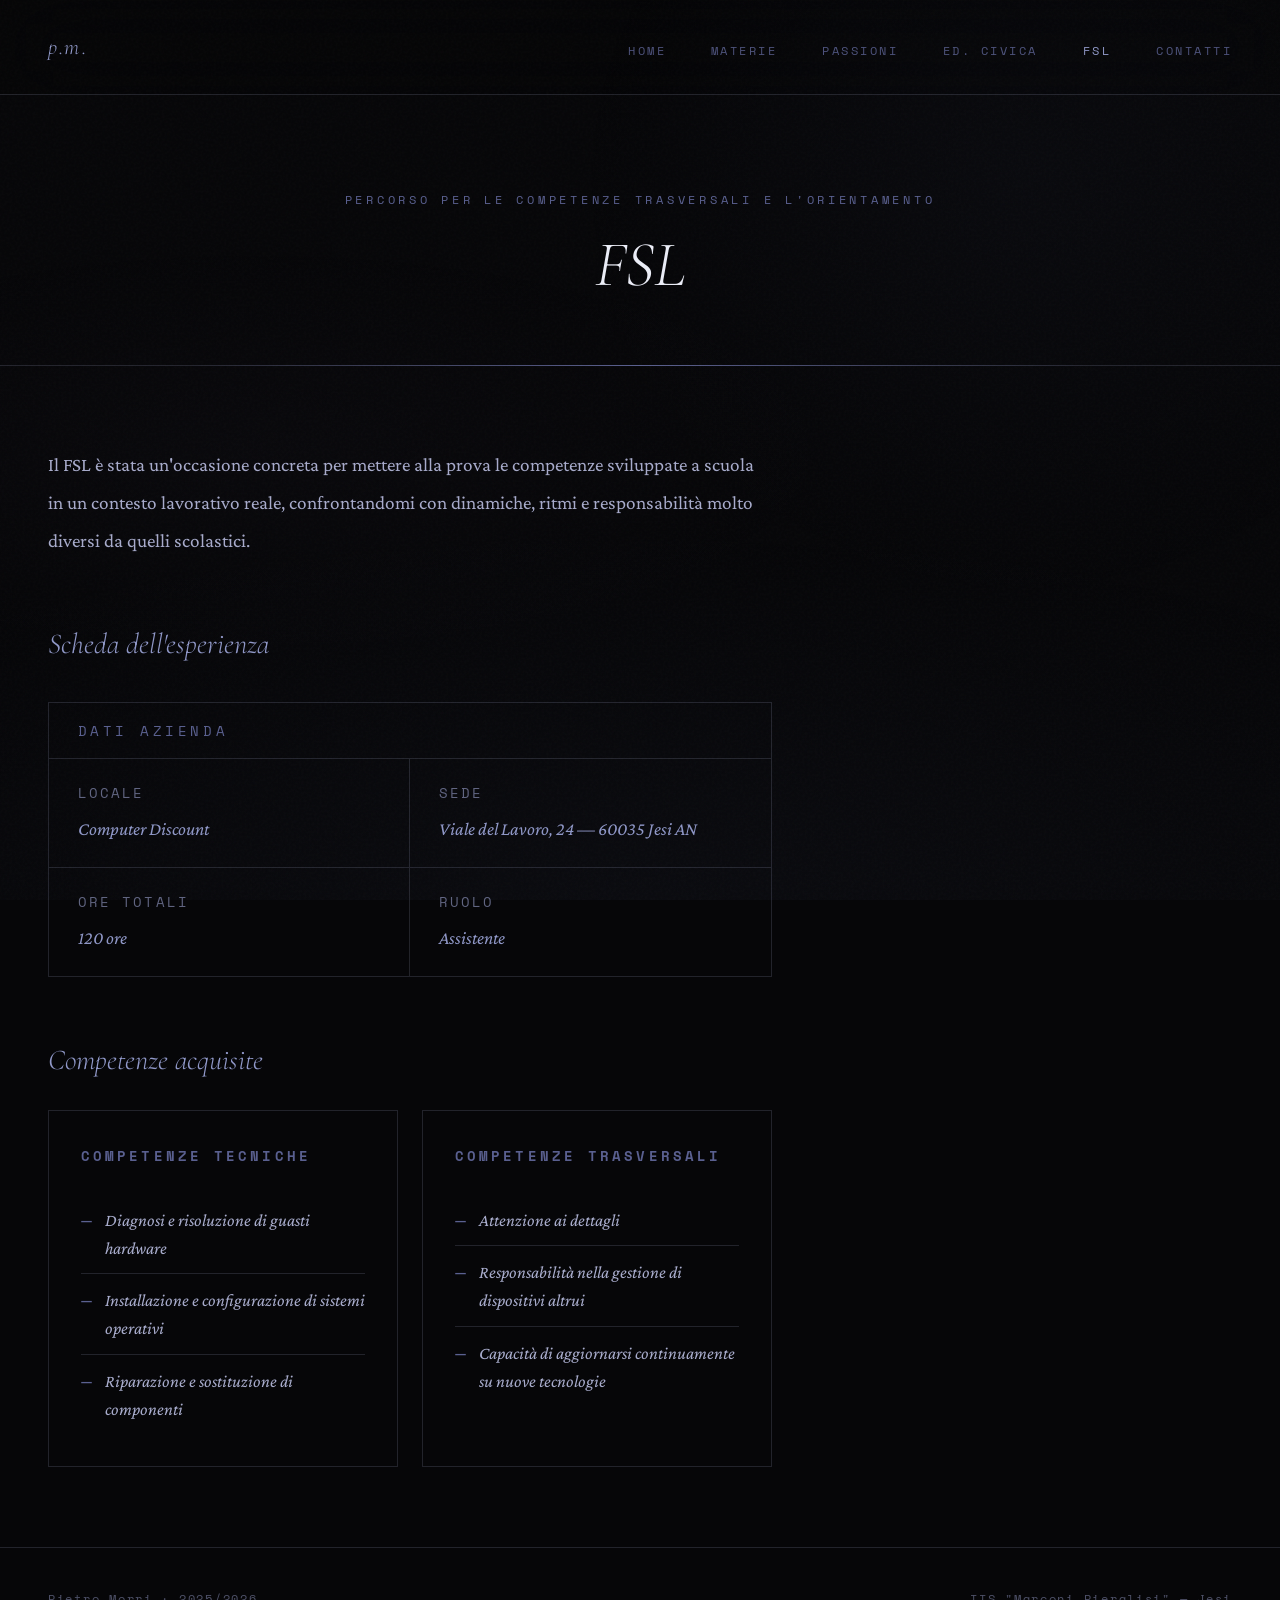
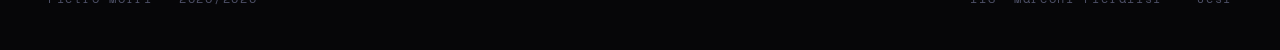
<file: pcto.html>
<!DOCTYPE html>
<html lang="it">
<head>
  <meta charset="UTF-8">
  <meta name="viewport" content="width=device-width, initial-scale=1.0">
  <title>Pietro Morri — FSL</title>
  <link rel="stylesheet" href="style.css">
  <style>
    .page-header {
      padding: 7rem 3rem 4rem;
      border-bottom: 1px solid var(--border);
      position: relative; text-align: center;
    }
    .page-header::after {
      content: '';
      position: absolute; bottom: -1px; left: 15%; right: 15%; height: 1px;
      background: linear-gradient(90deg, transparent, var(--mist-far), transparent);
    }

    .page-inner { padding: 5rem 3rem; max-width: 820px; }
    .page-inner p { color: var(--text); font-size: 1.2rem; margin-bottom: 1.5rem; line-height: 2; }
    .page-inner h3 {
      font-family: var(--font-display); font-size: 1.8rem;
      font-weight: 300; font-style: italic;
      color: var(--mist-dim); margin: 3.5rem 0 1.2rem;
    }

    .azienda-card {
      border: 1px solid var(--border);
      margin: 2rem 0; overflow: hidden;
      transition: border-color .6s;
    }
    .azienda-card:hover { border-color: var(--mist-far); }
    .azienda-card-header {
      padding: .9rem 1.8rem;
      font-family: var(--font-mono); font-size: .88rem;
      color: var(--mist-far); letter-spacing: .25em; text-transform: uppercase;
      border-bottom: 1px solid var(--border);
    }
    .azienda-grid { display: grid; grid-template-columns: 1fr 1fr; }
    .azienda-row {
      padding: 1.3rem 1.8rem;
      border-right: 1px solid var(--border);
      border-bottom: 1px solid var(--border);
    }
    .azienda-row:nth-child(2n) { border-right: none; }
    .azienda-row:nth-last-child(-n+2) { border-bottom: none; }
    .azienda-key {
      font-family: var(--font-mono); font-size: .88rem;
      color: var(--text-dim); letter-spacing: .15em;
      text-transform: uppercase; margin-bottom: .4rem;
    }
    .azienda-val { color: var(--mist-dim); font-size: 1.15rem; font-style: italic; }

    .comp-grid { display: grid; grid-template-columns: 1fr 1fr; gap: 1.5rem; margin-top: 1.5rem; }
    .comp-block {
      border: 1px solid var(--border); padding: 2rem;
      transition: border-color .6s;
    }
    .comp-block:hover { border-color: var(--mist-far); }
    .comp-block h4 {
      font-family: var(--font-mono); font-size: .88rem;
      color: var(--mist-far); letter-spacing: .22em;
      text-transform: uppercase; margin-bottom: 1.5rem;
    }
    .comp-block ul { list-style: none; }
    .comp-block li {
      font-size: 1.1rem; color: var(--text); font-style: italic;
      padding: .7rem 0; border-bottom: 1px solid var(--border);
      display: flex; align-items: baseline; gap: .8rem; line-height: 1.6;
    }
    .comp-block li:last-child { border-bottom: none; }
    .comp-block li::before { content: '—'; color: var(--mist-far); font-family: var(--font-mono); flex-shrink: 0; font-style: normal; }

    @media (max-width: 768px) {
      .page-header, .page-inner { padding-left: 1.5rem; padding-right: 1.5rem; }
      .azienda-grid { grid-template-columns: 1fr; }
      .azienda-row { border-right: none; }
      .azienda-row:nth-last-child(-n+2) { border-bottom: 1px solid var(--border); }
      .azienda-row:last-child { border-bottom: none; }
      .comp-grid { grid-template-columns: 1fr; }
    }
  </style>
</head>
<body>
  <nav>
    <a class="nav-logo" href="index.html">p.m.</a>
    <button class="nav-hamburger" id="hamburger" aria-label="Menu"><span></span><span></span><span></span></button>
    <ul class="nav-links" id="nav-links">
      <li><a href="index.html">home</a></li>
      <li><a href="materie.html">materie</a></li>
      <li><a href="passioni.html">passioni</a></li>
      <li><a href="edcivica.html">ed. civica</a></li>
      <li><a href="pcto.html" class="active">fsl</a></li>
      <li><a href="contatti.html">contatti</a></li>
    </ul>
  </nav>

  <div class="page-content">
    <div class="page-header">
      <div class="section-label">Percorso per le Competenze Trasversali e l'Orientamento</div>
      <h1 class="section-title" style="margin-bottom:0">FSL</h1>
    </div>

    <div class="page-inner">
      <p>Il FSL è stata un'occasione concreta per mettere alla prova le competenze sviluppate a scuola in un contesto lavorativo reale, confrontandomi con dinamiche, ritmi e responsabilità molto diversi da quelli scolastici.</p>

      <h3>Scheda dell'esperienza</h3>
      <div class="azienda-card">
        <div class="azienda-card-header">Dati azienda</div>
        <div class="azienda-grid">
          <div class="azienda-row"><div class="azienda-key">Locale</div><div class="azienda-val">Computer Discount</div></div>
          <div class="azienda-row"><div class="azienda-key">Sede</div><div class="azienda-val">Viale del Lavoro, 24 — 60035 Jesi AN</div></div>
          <div class="azienda-row"><div class="azienda-key">Ore totali</div><div class="azienda-val">120 ore</div></div>
          <div class="azienda-row"><div class="azienda-key">Ruolo</div><div class="azienda-val">Assistente</div></div>
        </div>
      </div>

      <h3>Competenze acquisite</h3>
      <div class="comp-grid">
        <div class="comp-block">
          <h4>Competenze tecniche</h4>
          <ul>
            <li>Diagnosi e risoluzione di guasti hardware</li>
            <li>Installazione e configurazione di sistemi operativi</li>
            <li>Riparazione e sostituzione di componenti</li>
          </ul>
        </div>
        <div class="comp-block">
          <h4>Competenze trasversali</h4>
          <ul>
            <li>Attenzione ai dettagli</li>
            <li>Responsabilità nella gestione di dispositivi altrui</li>
            <li>Capacità di aggiornarsi continuamente su nuove tecnologie</li>
          </ul>
        </div>
      </div>
    </div>

    <footer>
      <span>Pietro Morri · 2025/2026</span>
      <span>IIS "Marconi Pieralisi" — Jesi</span>
    </footer>
  </div>
  <script>
    const btn = document.getElementById("hamburger");
    const menu = document.getElementById("nav-links");
    btn.addEventListener("click", () => { btn.classList.toggle("open"); menu.classList.toggle("open"); });
    menu.querySelectorAll("a").forEach(a => a.addEventListener("click", () => { btn.classList.remove("open"); menu.classList.remove("open"); }));
  </script>
</body>
</html>
</file>
<file: style.css>
@import url('https://fonts.googleapis.com/css2?family=Cormorant+Garamond:ital,wght@0,300;0,400;0,600;1,300;1,400&family=Crimson+Pro:ital,wght@0,300;0,400;0,500;1,300;1,400&family=Space+Mono:ital@0;1&display=swap');

:root {
  --bg:       #060608;
  --bg2:      #08080c;
  --surface:  #0c0c12;
  --surface2: #111118;
  --border:   rgba(180,185,220,.16);
  --border2:  rgba(180,185,220,.28);

  --mist:     #d8dcf4;
  --mist-dim: #9098c8;
  --mist-far: #5a6090;
  --glow:     #a0b0e8;
  --glow2:    #d0b8f8;
  --warm-fog: #e8dcc0;

  --text:     #a8accc;
  --text-dim: #606480;
  --white:    #eceef8;

  --font-display: 'Cormorant Garamond', Georgia, serif;
  --font-mono:    'Space Mono', monospace;
  --font-body:    'Crimson Pro', Georgia, serif;
}

*, *::before, *::after { box-sizing: border-box; margin: 0; padding: 0; }
html { scroll-behavior: smooth; }

body {
  background: var(--bg);
  color: var(--text);
  font-family: var(--font-body);
  font-size: 23px;
  line-height: 1.85;
  overflow-x: hidden;
  cursor: default;
}

/* ── AMBIENT HAZE — fixed layers ── */
body::before {
  content: '';
  position: fixed; inset: 0; z-index: 9990;
  pointer-events: none;
  background:
    radial-gradient(ellipse 120% 60% at 50% 100%, rgba(128,144,208,.04) 0%, transparent 70%),
    radial-gradient(ellipse 80% 40% at 20% 50%,  rgba(192,168,240,.02) 0%, transparent 60%),
    radial-gradient(ellipse 60% 80% at 80% 20%,  rgba(128,144,208,.03) 0%, transparent 60%);
  animation: hazeShift 18s ease-in-out infinite alternate;
}

/* grain */
body::after {
  content: '';
  position: fixed; inset: 0; z-index: 9991;
  pointer-events: none;
  background-image: url("data:image/svg+xml,%3Csvg viewBox='0 0 512 512' xmlns='http://www.w3.org/2000/svg'%3E%3Cfilter id='g'%3E%3CfeTurbulence type='fractalNoise' baseFrequency='0.68' numOctaves='4' stitchTiles='stitch'/%3E%3C/filter%3E%3Crect width='100%25' height='100%25' filter='url(%23g)' opacity='0.045'/%3E%3C/svg%3E");
  opacity: .6;
}

@keyframes hazeShift {
  0%   { opacity: 1; transform: scale(1) translateY(0); }
  50%  { opacity: .7; transform: scale(1.03) translateY(-8px); }
  100% { opacity: 1; transform: scale(1) translateY(4px); }
}

/* ── NAV ── */
nav {
  position: fixed; top: 0; left: 0; right: 0; z-index: 200;
  display: flex; align-items: center; justify-content: space-between;
  padding: 1.6rem 3rem;
  background: rgba(6,6,8,.6);
  backdrop-filter: blur(40px) saturate(.4) brightness(.8);
  border-bottom: 1px solid var(--border);
}

.nav-logo {
  font-family: var(--font-display);
  font-size: 1.4rem;
  font-weight: 300;
  font-style: italic;
  color: var(--mist-dim);
  text-decoration: none;
  letter-spacing: .12em;
  transition: color .6s;
}
.nav-logo:hover { color: var(--mist); }

.nav-links { display: flex; gap: 2.8rem; list-style: none; }
.nav-links a {
  color: var(--mist-far);
  text-decoration: none;
  font-family: var(--font-mono);
  font-size: .78rem;
  letter-spacing: .2em;
  text-transform: uppercase;
  transition: color .6s, opacity .6s;
  opacity: .85;
}
.nav-links a:hover { color: var(--mist); opacity: 1; }
.nav-links a.active { color: var(--mist-dim); opacity: 1; }

/* ── PAGE WRAPPER ── */
.page-content { padding-top: 76px; min-height: 100vh; }

/* ── SECTION LABEL ── */
.section-label {
  font-family: var(--font-mono);
  font-size: .78rem;
  color: var(--mist-far);
  letter-spacing: .3em;
  text-transform: uppercase;
  margin-bottom: 1.2rem;
}

/* ── SECTION TITLE ── */
.section-title {
  font-family: var(--font-display);
  font-size: clamp(2.5rem, 5vw, 4.5rem);
  font-weight: 300;
  font-style: italic;
  color: var(--white);
  line-height: 1.1;
  margin-bottom: 2.5rem;
  letter-spacing: -.01em;
}

/* ── BUTTONS ── */
.btn {
  display: inline-flex; align-items: center; gap: .5rem;
  padding: .7rem 2rem;
  font-family: var(--font-mono);
  font-size: .72rem;
  letter-spacing: .2em;
  text-transform: uppercase;
  text-decoration: none;
  border: none; cursor: pointer;
  transition: all .6s;
}
.btn-primary {
  background: transparent;
  color: var(--mist);
  border: 1px solid var(--border2);
}
.btn-primary:hover {
  background: rgba(180,185,220,.05);
  border-color: var(--mist-dim);
  color: var(--white);
}
.btn-outline {
  background: transparent;
  color: var(--mist-far);
  border: 1px solid var(--border);
}
.btn-outline:hover {
  border-color: var(--mist-far);
  color: var(--mist-dim);
}

/* ── INFO ROWS ── */
.info-row {
  display: flex; align-items: baseline; gap: 1.5rem;
  padding: .9rem 0;
  border-bottom: 1px solid var(--border);
}
.info-key {
  font-family: var(--font-mono); font-size: .72rem;
  color: var(--text-dim); letter-spacing: .18em;
  text-transform: uppercase; min-width: 80px; flex-shrink: 0;
}
.info-val { color: var(--mist-dim); font-size: 1.15rem; }
.info-val a { color: var(--glow); text-decoration: none; transition: color .4s; }
.info-val a:hover { color: var(--mist); }

/* ── TOPIC PILLS ── */
.materia-topic {
  display: inline-block;
  background: transparent;
  border: 1px solid var(--border2);
  color: var(--mist-far);
  font-family: var(--font-mono);
  font-size: .72rem;
  padding: .25rem .7rem;
  margin: .2rem .1rem 0 0;
  letter-spacing: .08em;
  transition: border-color .4s, color .4s;
}
.materia-topic:hover { border-color: var(--mist-dim); color: var(--mist); }

/* ── FOOTER ── */
footer {
  border-top: 1px solid var(--border);
  padding: 2.5rem 3rem;
  display: flex; justify-content: space-between; align-items: center;
  background: transparent;
}
footer span {
  font-family: var(--font-mono);
  font-size: .72rem;
  color: var(--text-dim);
  letter-spacing: .15em;
  opacity: .8;
}

/* ── FADE ANIMATIONS ── */
@keyframes fadeUp {
  from { opacity: 0; transform: translateY(20px); }
  to   { opacity: 1; transform: translateY(0); }
}
@keyframes breathe {
  0%, 100% { opacity: .7; }
  50%       { opacity: 1; }
}
@keyframes drift {
  0%   { transform: translateY(0px); }
  50%  { transform: translateY(-6px); }
  100% { transform: translateY(0px); }
}
@keyframes mistIn {
  from { opacity: 0; filter: blur(8px); }
  to   { opacity: 1; filter: blur(0px); }
}

.fade-in   { opacity: 0; animation: mistIn .9s forwards; }

/* ── HAMBURGER ── */
.nav-hamburger {
  display: none;
  flex-direction: column;
  justify-content: center;
  gap: 5px;
  width: 32px; height: 32px;
  cursor: pointer;
  background: none; border: none; padding: 4px;
  z-index: 300;
}
.nav-hamburger span {
  display: block; width: 100%; height: 1px;
  background: var(--mist-far);
  transition: all .4s; transform-origin: center;
}
.nav-hamburger.open span:nth-child(1) { transform: translateY(6px) rotate(45deg); }
.nav-hamburger.open span:nth-child(2) { opacity: 0; }
.nav-hamburger.open span:nth-child(3) { transform: translateY(-6px) rotate(-45deg); }

/* ── RESPONSIVE ── */
@media (max-width: 768px) {
  nav { padding: 1.2rem 1.5rem; }
  .nav-hamburger { display: flex; }
  .nav-links {
    display: none; position: fixed;
    top: 68px; left: 0; right: 0;
    flex-direction: column; gap: 0;
    background: rgba(6,6,8,.95);
    backdrop-filter: blur(40px);
    border-bottom: 1px solid var(--border);
    padding: .5rem 0; z-index: 199;
  }
  .nav-links.open { display: flex; }
  .nav-links li { width: 100%; }
  .nav-links a {
    display: block; padding: 1rem 1.5rem;
    font-size: .78rem;
    border-bottom: 1px solid var(--border);
    opacity: 1;
  }
  .nav-links li:last-child a { border-bottom: none; }
  footer { flex-direction: column; gap: .8rem; text-align: center; }
}
</file>
